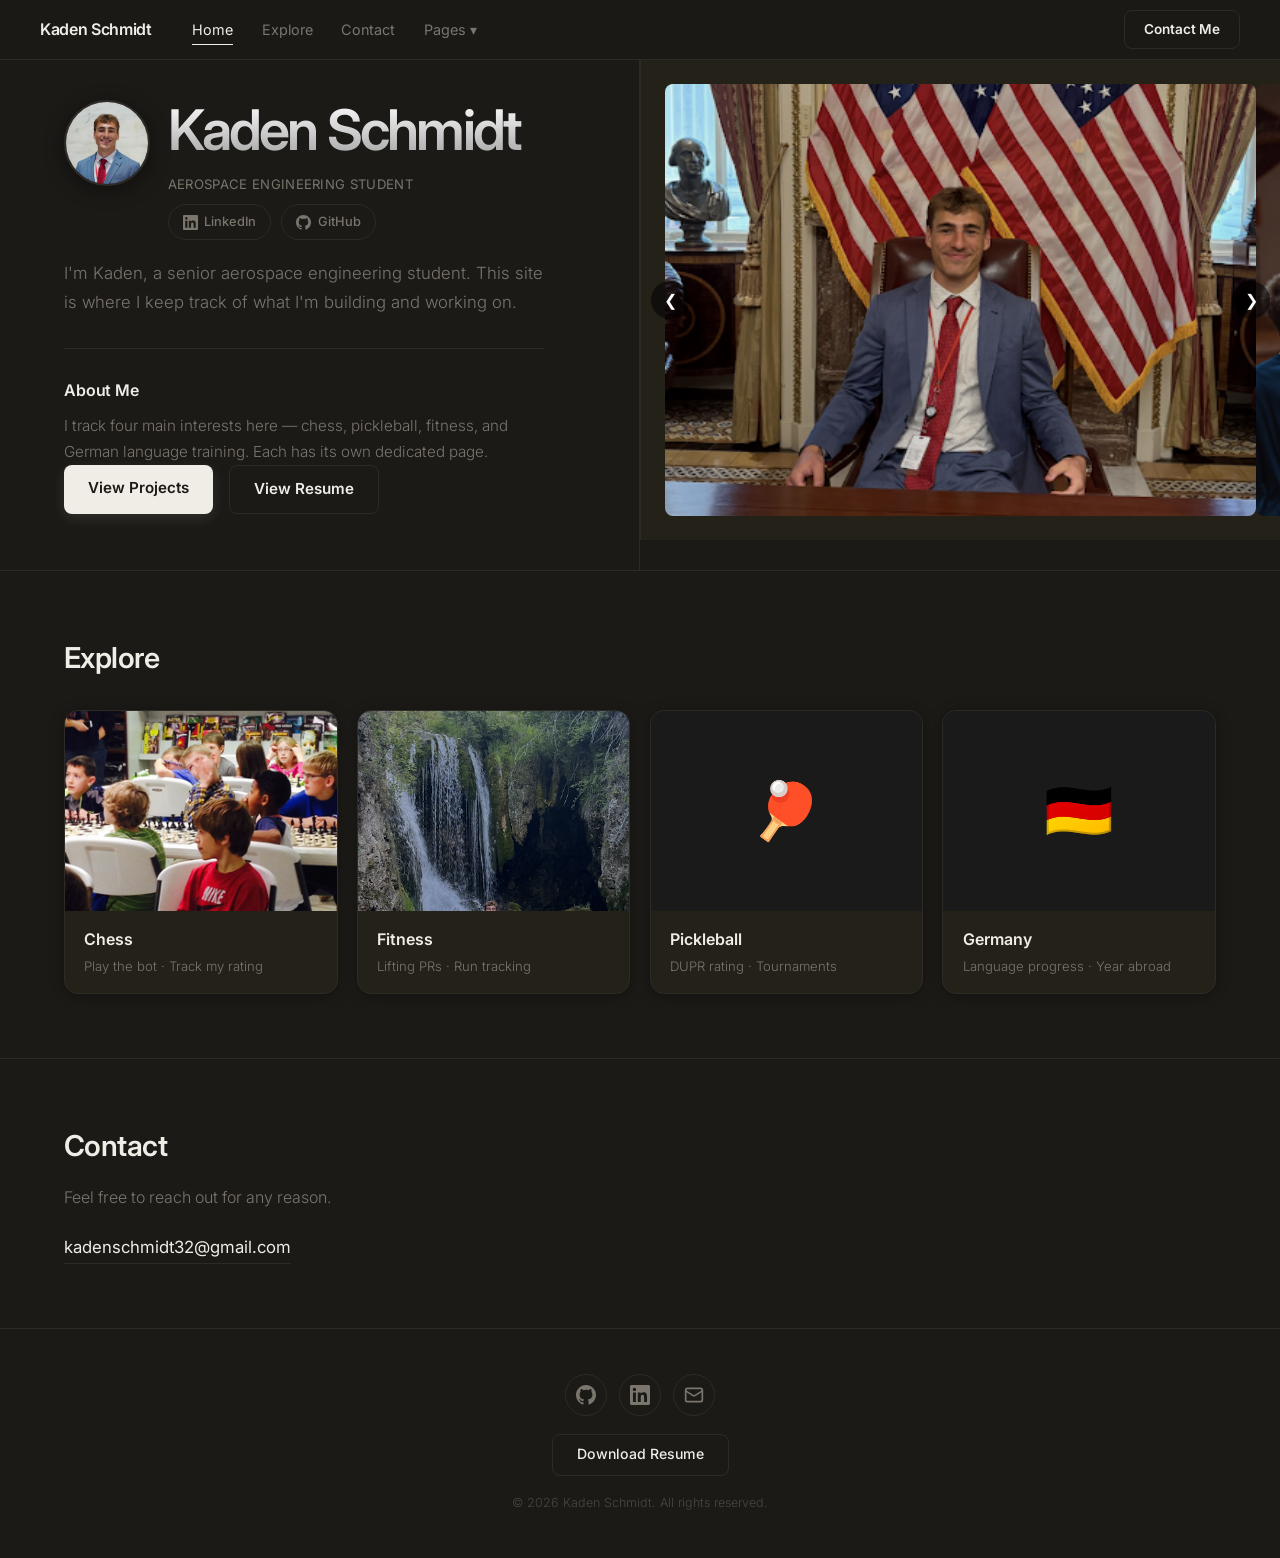
<file: index.html>
<!DOCTYPE html>
<html lang="en">
<head>
    <meta charset="UTF-8">
    <meta name="viewport" content="width=device-width, initial-scale=1.0">
    <title>Kaden Schmidt</title>
    <meta name="description" content="Personal website of Kaden Schmidt.">
    <link rel="stylesheet" href="style.css">
    <link rel="preconnect" href="https://fonts.googleapis.com">
    <link rel="preconnect" href="https://fonts.gstatic.com" crossorigin>
    <link href="https://fonts.googleapis.com/css2?family=Inter:wght@300;400;600&display=swap" rel="stylesheet">
</head>
<body>

    <nav class="navbar">
        <div class="nav-left">
            <a href="index.html" class="nav-brand">Kaden Schmidt</a>
            <div class="nav-links">
                <a href="#home"    class="nav-link active">Home</a>
                <a href="#explore" class="nav-link">Explore</a>
                <a href="#contact" class="nav-link">Contact</a>
                <div class="nav-dropdown">
                    <button class="nav-link dropdown-toggle">Pages &#9662;</button>
                    <div class="dropdown-menu">
                        <a href="pages/chess.html"      class="dropdown-item">♟ Chess</a>
                        <a href="pages/fitness.html"    class="dropdown-item">🏃 Fitness</a>
                        <a href="pages/pickleball.html" class="dropdown-item">🏓 Pickleball</a>
                        <a href="pages/germany.html"    class="dropdown-item">🇩🇪 Germany</a>
                    </div>
                </div>
            </div>
        </div>
        <a href="#contact" class="button contact-button">Contact Me</a>
    </nav>

    <!-- ── Hero ── -->
    <section id="home" class="hero">

        <!-- Left: name, intro, about — fills same height as photo -->
        <div class="hero-left fade-in">
            <div class="hero-left-inner">
                <div class="hero-name-row">
                    <img src="images/headshot.jpg" alt="Kaden Schmidt" class="hero-headshot" onerror="this.style.display='none'">
                    <div class="hero-name-block">
                        <h1 class="title">Kaden Schmidt</h1>
                        <p class="hero-tagline">Aerospace Engineering Student</p>
                        <div class="hero-social-row">
                            <a href="https://www.linkedin.com/in/kaden-schmidt-347771303/" target="_blank" rel="noopener" class="social-btn" aria-label="LinkedIn">
                                <svg width="15" height="15" viewBox="0 0 24 24" fill="currentColor" aria-hidden="true"><path d="M20.447 20.452h-3.554v-5.569c0-1.328-.027-3.037-1.852-3.037-1.853 0-2.136 1.445-2.136 2.939v5.667H9.351V9h3.414v1.561h.046c.477-.9 1.637-1.85 3.37-1.85 3.601 0 4.267 2.37 4.267 5.455v6.286zM5.337 7.433a2.062 2.062 0 0 1-2.063-2.065 2.064 2.064 0 1 1 2.063 2.065zm1.782 13.019H3.555V9h3.564v11.452zM22.225 0H1.771C.792 0 0 .774 0 1.729v20.542C0 23.227.792 24 1.771 24h20.451C23.2 24 24 23.227 24 22.271V1.729C24 .774 23.2 0 22.222 0h.003z"/></svg>
                                LinkedIn
                            </a>
                            <a href="https://github.com/kadenschmidt32" target="_blank" rel="noopener" class="social-btn" aria-label="GitHub">
                                <svg width="15" height="15" viewBox="0 0 24 24" fill="currentColor" aria-hidden="true"><path d="M12 0C5.374 0 0 5.373 0 12c0 5.302 3.438 9.8 8.207 11.387.599.111.793-.261.793-.577v-2.234c-3.338.726-4.033-1.416-4.033-1.416-.546-1.387-1.333-1.756-1.333-1.756-1.089-.745.083-.729.083-.729 1.205.084 1.839 1.237 1.839 1.237 1.07 1.834 2.807 1.304 3.492.997.107-.775.418-1.305.762-1.604-2.665-.305-5.467-1.334-5.467-5.931 0-1.311.469-2.381 1.236-3.221-.124-.303-.535-1.524.117-3.176 0 0 1.008-.322 3.301 1.23A11.509 11.509 0 0 1 12 5.803c1.02.005 2.047.138 3.006.404 2.291-1.552 3.297-1.23 3.297-1.23.653 1.653.242 2.874.118 3.176.77.84 1.235 1.911 1.235 3.221 0 4.609-2.807 5.624-5.479 5.921.43.372.823 1.102.823 2.222v3.293c0 .319.192.694.801.576C20.566 21.797 24 17.3 24 12c0-6.627-5.373-12-12-12z"/></svg>
                                GitHub
                            </a>
                        </div>
                    </div>
                </div>
                <p class="intro">I'm Kaden, a senior aerospace engineering student. This site is where I keep track of what I'm building and working on.</p>
                <div class="hero-divider"></div>
                <h3 class="about-heading">About Me</h3>
                <p class="about-text">I track four main interests here — chess, pickleball, fitness, and German language training. Each has its own dedicated page.</p>
                <div class="hero-buttons">
                    <a href="#explore" class="button cta-button">View Projects</a>
                    <a href="resume.pdf" target="_blank" class="button secondary-button">View Resume</a>
                </div>
            </div>
        </div>

        <!-- Right: carousel -->
        <div class="hero-right fade-in">
            <div class="carousel-container">
                <button class="carousel-btn prev-btn" aria-label="Previous">&#10094;</button>
                <div class="carousel-track">
                    <img src="images/IMG_5273.PNG" alt="Kaden" class="carousel-img" id="cimg-1">
                    <img src="images/IMG_5274.PNG" alt="Kaden" class="carousel-img" id="cimg-2">
                    <img src="images/IMG_5109.JPG" alt="Kaden" class="carousel-img" id="cimg-3">
                    <img src="images/IMG_5275.PNG" alt="Kaden" class="carousel-img" id="cimg-4">
                </div>
                <button class="carousel-btn next-btn" aria-label="Next">&#10095;</button>
            </div>
        </div>

    </section>

    <!-- ── Explore ── -->
    <div class="section-divider"></div>
    <section id="explore" class="content-section scroll-fade">
        <h2>Explore</h2>
        <div class="page-cards-grid">

            <a href="pages/chess.html" class="page-card scroll-fade" style="transition-delay:0.05s">
                <div class="page-card-img-wrap">
                    <img src="images/IMG_0338chess.PNG" alt="Chess">
                </div>
                <div class="page-card-body">
                    <h3>Chess</h3>
                    <p>Play the bot · Track my rating</p>
                </div>
            </a>

            <a href="pages/fitness.html" class="page-card scroll-fade" style="transition-delay:0.13s">
                <div class="page-card-img-wrap">
                    <img src="images/IMG_5275.PNG" alt="Fitness">
                </div>
                <div class="page-card-body">
                    <h3>Fitness</h3>
                    <p>Lifting PRs · Run tracking</p>
                </div>
            </a>

            <a href="pages/pickleball.html" class="page-card scroll-fade" style="transition-delay:0.21s">
                <div class="page-card-img-wrap page-card-placeholder">
                    <span>🏓</span>
                </div>
                <div class="page-card-body">
                    <h3>Pickleball</h3>
                    <p>DUPR rating · Tournaments</p>
                </div>
            </a>

            <a href="pages/germany.html" class="page-card scroll-fade" style="transition-delay:0.29s">
                <div class="page-card-img-wrap page-card-placeholder">
                    <span>🇩🇪</span>
                </div>
                <div class="page-card-body">
                    <h3>Germany</h3>
                    <p>Language progress · Year abroad</p>
                </div>
            </a>

        </div>
    </section>

    <!-- ── Contact ── -->
    <div class="section-divider"></div>
    <section id="contact" class="content-section scroll-fade">
        <h2>Contact</h2>
        <p>Feel free to reach out for any reason.</p>
        <a href="mailto:kadenschmidt32@gmail.com" class="contact-email-link">kadenschmidt32@gmail.com</a>
    </section>

    <!-- ── Footer ── -->
    <footer class="site-footer">
        <div class="footer-inner">
            <div class="footer-social">
                <a href="https://github.com/kadenschmidt32" target="_blank" rel="noopener" class="footer-icon-btn" aria-label="GitHub">
                    <svg width="20" height="20" viewBox="0 0 24 24" fill="currentColor" aria-hidden="true"><path d="M12 0C5.374 0 0 5.373 0 12c0 5.302 3.438 9.8 8.207 11.387.599.111.793-.261.793-.577v-2.234c-3.338.726-4.033-1.416-4.033-1.416-.546-1.387-1.333-1.756-1.333-1.756-1.089-.745.083-.729.083-.729 1.205.084 1.839 1.237 1.839 1.237 1.07 1.834 2.807 1.304 3.492.997.107-.775.418-1.305.762-1.604-2.665-.305-5.467-1.334-5.467-5.931 0-1.311.469-2.381 1.236-3.221-.124-.303-.535-1.524.117-3.176 0 0 1.008-.322 3.301 1.23A11.509 11.509 0 0 1 12 5.803c1.02.005 2.047.138 3.006.404 2.291-1.552 3.297-1.23 3.297-1.23.653 1.653.242 2.874.118 3.176.77.84 1.235 1.911 1.235 3.221 0 4.609-2.807 5.624-5.479 5.921.43.372.823 1.102.823 2.222v3.293c0 .319.192.694.801.576C20.566 21.797 24 17.3 24 12c0-6.627-5.373-12-12-12z"/></svg>
                </a>
                <a href="https://www.linkedin.com/in/kaden-schmidt-347771303/" target="_blank" rel="noopener" class="footer-icon-btn" aria-label="LinkedIn">
                    <svg width="20" height="20" viewBox="0 0 24 24" fill="currentColor" aria-hidden="true"><path d="M20.447 20.452h-3.554v-5.569c0-1.328-.027-3.037-1.852-3.037-1.853 0-2.136 1.445-2.136 2.939v5.667H9.351V9h3.414v1.561h.046c.477-.9 1.637-1.85 3.37-1.85 3.601 0 4.267 2.37 4.267 5.455v6.286zM5.337 7.433a2.062 2.062 0 0 1-2.063-2.065 2.064 2.064 0 1 1 2.063 2.065zm1.782 13.019H3.555V9h3.564v11.452zM22.225 0H1.771C.792 0 0 .774 0 1.729v20.542C0 23.227.792 24 1.771 24h20.451C23.2 24 24 23.227 24 22.271V1.729C24 .774 23.2 0 22.222 0h.003z"/></svg>
                </a>
                <a href="mailto:kadenschmidt32@gmail.com" class="footer-icon-btn" aria-label="Email">
                    <svg width="20" height="20" viewBox="0 0 24 24" fill="none" stroke="currentColor" stroke-width="2" stroke-linecap="round" stroke-linejoin="round" aria-hidden="true"><rect x="2" y="4" width="20" height="16" rx="2"/><path d="m22 7-8.97 5.7a1.94 1.94 0 0 1-2.06 0L2 7"/></svg>
                </a>
            </div>
            <a href="resume.pdf" download="Kaden_Schmidt_Resume.pdf" class="footer-resume-btn">Download Resume</a>
            <p class="footer-copy">&copy; 2026 Kaden Schmidt. All rights reserved.</p>
        </div>
    </footer>

    <script src="script.js"></script>
</body>
</html>
</file>
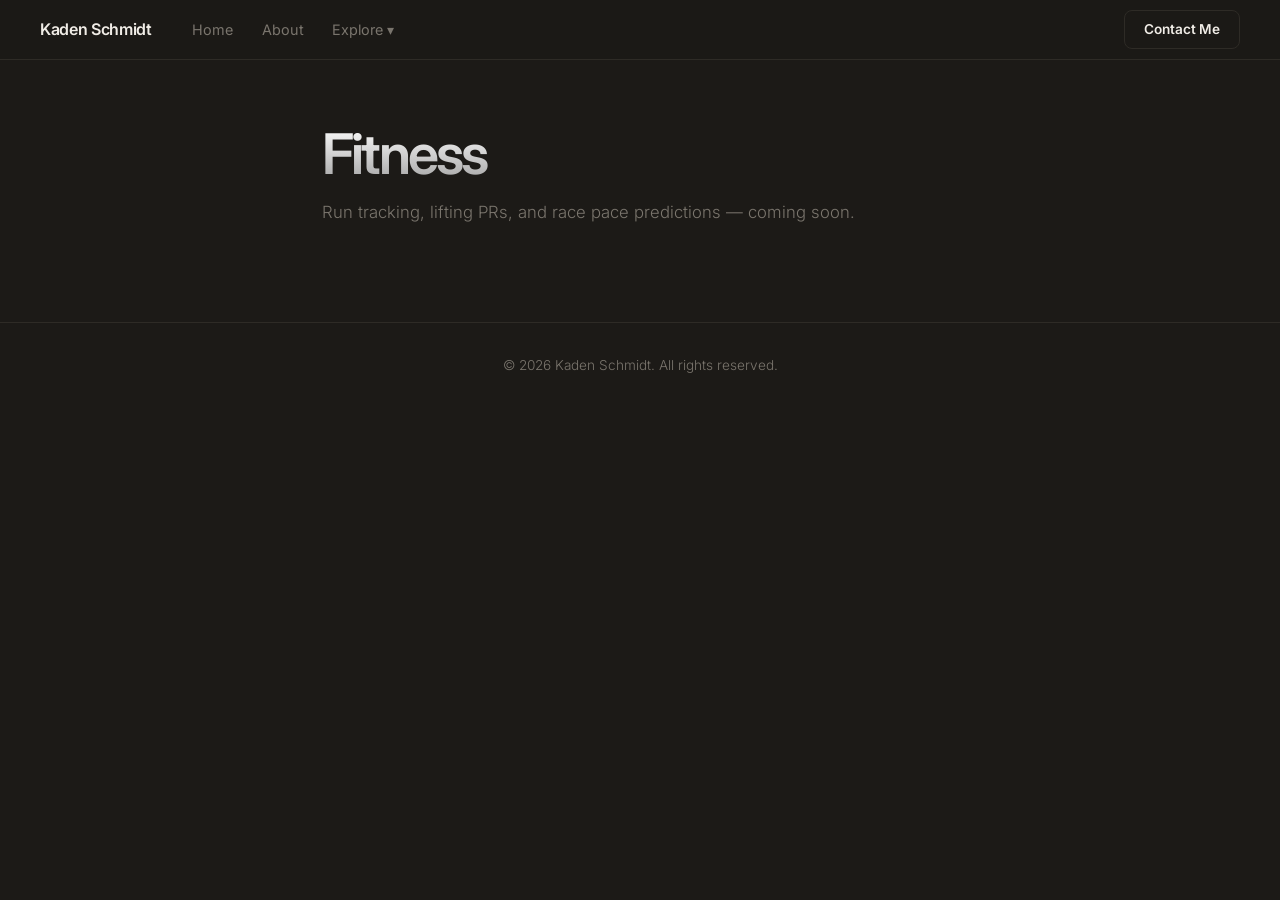
<file: fitness.html>
<!DOCTYPE html>
<html lang="en">
<head>
    <meta charset="UTF-8">
    <meta name="viewport" content="width=device-width, initial-scale=1.0">
    <title>Fitness — Kaden Schmidt</title>
    <link rel="stylesheet" href="../style.css">
    <link rel="preconnect" href="https://fonts.googleapis.com">
    <link rel="preconnect" href="https://fonts.gstatic.com" crossorigin>
    <link href="https://fonts.googleapis.com/css2?family=Inter:wght@300;400;600&display=swap" rel="stylesheet">
</head>
<body>

    <nav class="navbar">
        <div class="nav-left">
            <a href="../index.html" class="nav-brand">Kaden Schmidt</a>
            <div class="nav-links">
                <a href="../index.html#home"  class="nav-link">Home</a>
                <a href="../index.html#about" class="nav-link">About</a>
                <div class="nav-dropdown">
                    <button class="nav-link dropdown-toggle">Explore &#9662;</button>
                    <div class="dropdown-menu">
                        <a href="chess.html"      class="dropdown-item">♟ Chess</a>
                        <a href="fitness.html"    class="dropdown-item active">🏃 Fitness</a>
                        <a href="pickleball.html" class="dropdown-item">🏓 Pickleball</a>
                        <a href="germany.html"    class="dropdown-item">🇩🇪 Germany</a>
                    </div>
                </div>
            </div>
        </div>
        <a href="mailto:your@email.com" class="button contact-button">Contact Me</a>
    </nav>

    <div class="page-content fade-in">
        <h1 class="title">Fitness</h1>
        <p class="intro">Run tracking, lifting PRs, and race pace predictions — coming soon.</p>
    </div>

    <footer>
        <p>&copy; 2026 Kaden Schmidt. All rights reserved.</p>
    </footer>

    <script src="../script.js"></script>
</body>
</html>
</file>
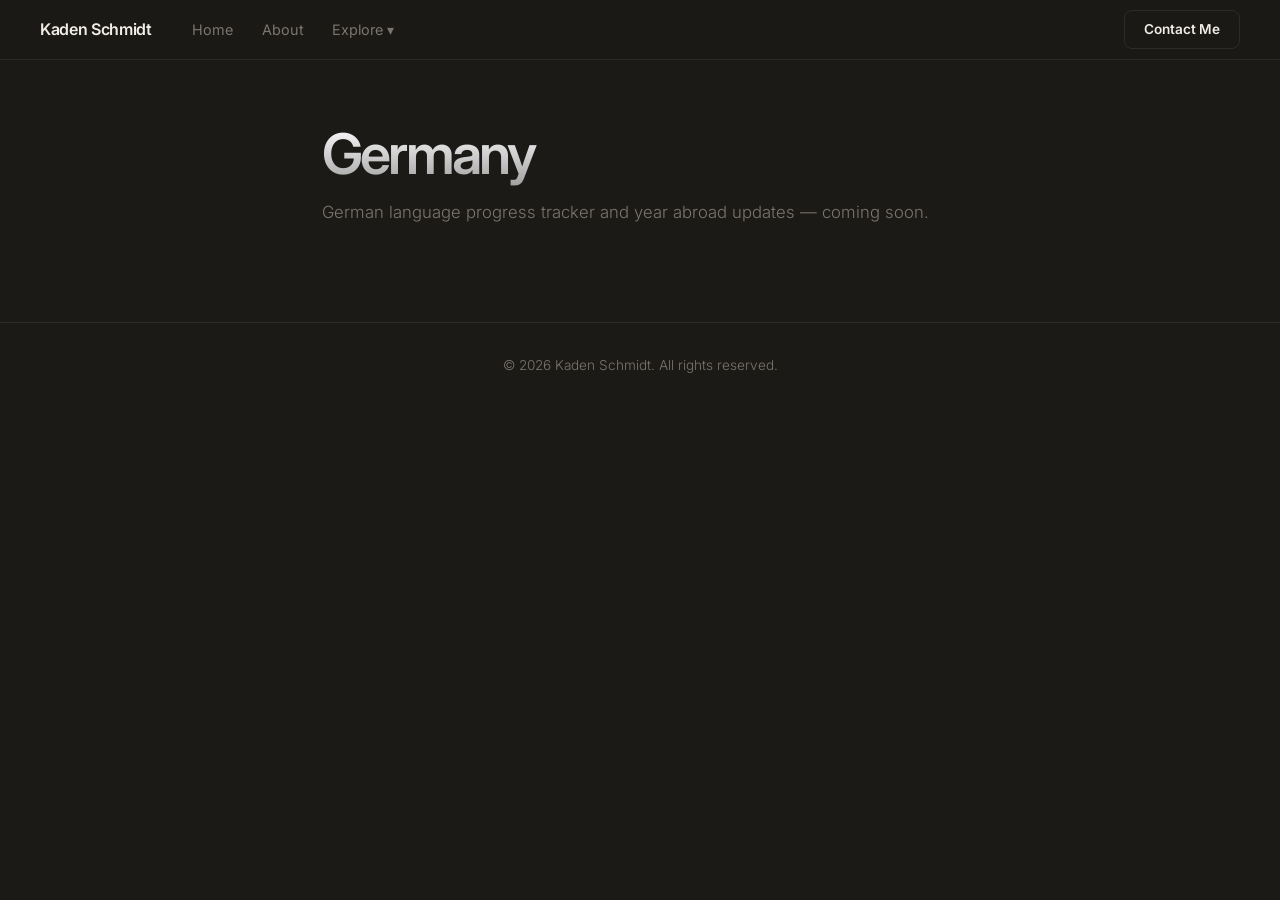
<file: germany.html>
<!DOCTYPE html>
<html lang="en">
<head>
    <meta charset="UTF-8">
    <meta name="viewport" content="width=device-width, initial-scale=1.0">
    <title>Germany — Kaden Schmidt</title>
    <link rel="stylesheet" href="../style.css">
    <link rel="preconnect" href="https://fonts.googleapis.com">
    <link rel="preconnect" href="https://fonts.gstatic.com" crossorigin>
    <link href="https://fonts.googleapis.com/css2?family=Inter:wght@300;400;600&display=swap" rel="stylesheet">
</head>
<body>

    <nav class="navbar">
        <div class="nav-left">
            <a href="../index.html" class="nav-brand">Kaden Schmidt</a>
            <div class="nav-links">
                <a href="../index.html#home"  class="nav-link">Home</a>
                <a href="../index.html#about" class="nav-link">About</a>
                <div class="nav-dropdown">
                    <button class="nav-link dropdown-toggle">Explore &#9662;</button>
                    <div class="dropdown-menu">
                        <a href="chess.html"      class="dropdown-item">♟ Chess</a>
                        <a href="fitness.html"    class="dropdown-item">🏃 Fitness</a>
                        <a href="pickleball.html" class="dropdown-item">🏓 Pickleball</a>
                        <a href="germany.html"    class="dropdown-item active">🇩🇪 Germany</a>
                    </div>
                </div>
            </div>
        </div>
        <a href="mailto:your@email.com" class="button contact-button">Contact Me</a>
    </nav>

    <div class="page-content fade-in">
        <h1 class="title">Germany</h1>
        <p class="intro">German language progress tracker and year abroad updates — coming soon.</p>
    </div>

    <footer>
        <p>&copy; 2026 Kaden Schmidt. All rights reserved.</p>
    </footer>

    <script src="../script.js"></script>
</body>
</html>
</file>
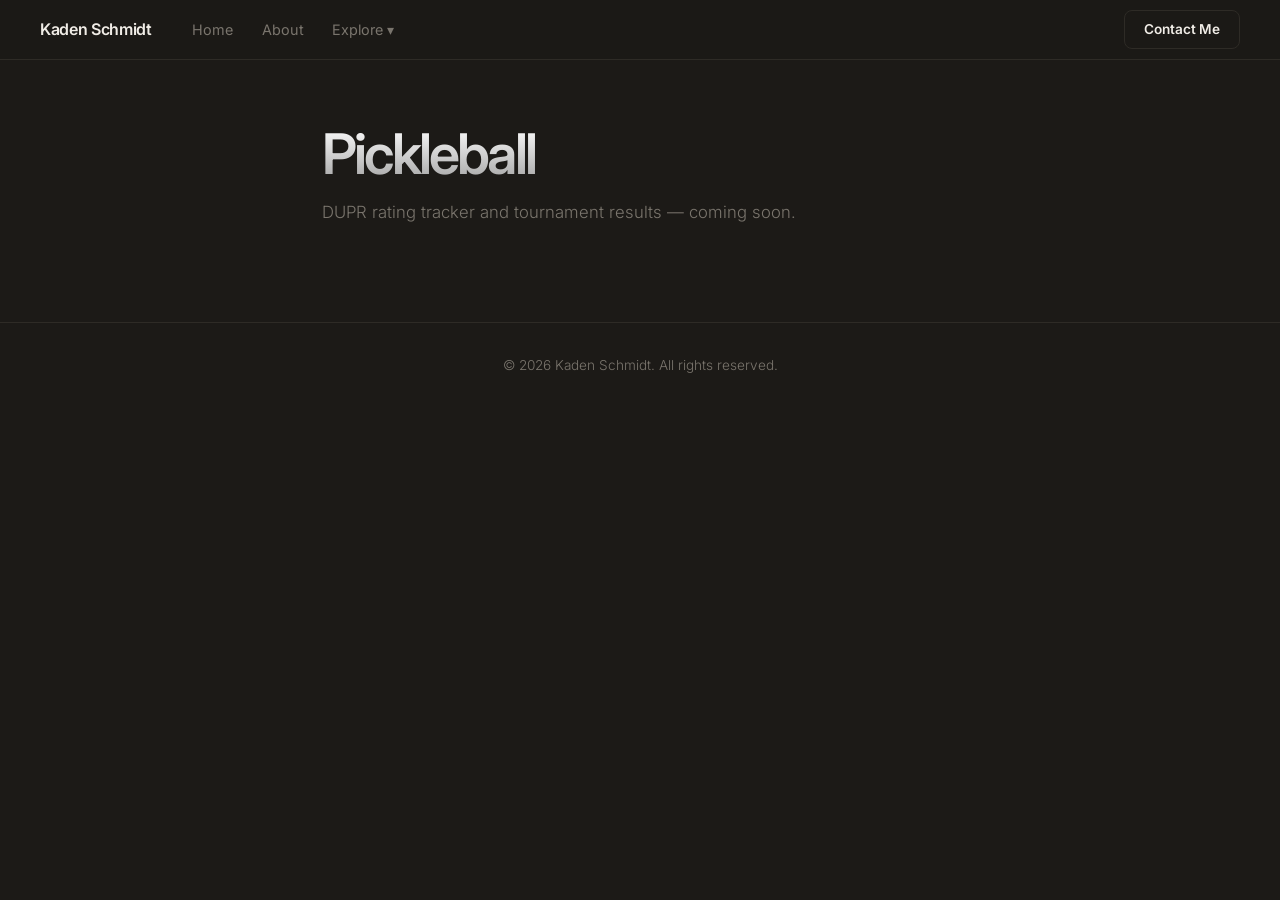
<file: pickleball.html>
<!DOCTYPE html>
<html lang="en">
<head>
    <meta charset="UTF-8">
    <meta name="viewport" content="width=device-width, initial-scale=1.0">
    <title>Pickleball — Kaden Schmidt</title>
    <link rel="stylesheet" href="../style.css">
    <link rel="preconnect" href="https://fonts.googleapis.com">
    <link rel="preconnect" href="https://fonts.gstatic.com" crossorigin>
    <link href="https://fonts.googleapis.com/css2?family=Inter:wght@300;400;600&display=swap" rel="stylesheet">
</head>
<body>

    <nav class="navbar">
        <div class="nav-left">
            <a href="../index.html" class="nav-brand">Kaden Schmidt</a>
            <div class="nav-links">
                <a href="../index.html#home"  class="nav-link">Home</a>
                <a href="../index.html#about" class="nav-link">About</a>
                <div class="nav-dropdown">
                    <button class="nav-link dropdown-toggle">Explore &#9662;</button>
                    <div class="dropdown-menu">
                        <a href="chess.html"      class="dropdown-item">♟ Chess</a>
                        <a href="fitness.html"    class="dropdown-item">🏃 Fitness</a>
                        <a href="pickleball.html" class="dropdown-item active">🏓 Pickleball</a>
                        <a href="germany.html"    class="dropdown-item">🇩🇪 Germany</a>
                    </div>
                </div>
            </div>
        </div>
        <a href="mailto:your@email.com" class="button contact-button">Contact Me</a>
    </nav>

    <div class="page-content fade-in">
        <h1 class="title">Pickleball</h1>
        <p class="intro">DUPR rating tracker and tournament results — coming soon.</p>
    </div>

    <footer>
        <p>&copy; 2026 Kaden Schmidt. All rights reserved.</p>
    </footer>

    <script src="../script.js"></script>
</body>
</html>
</file>
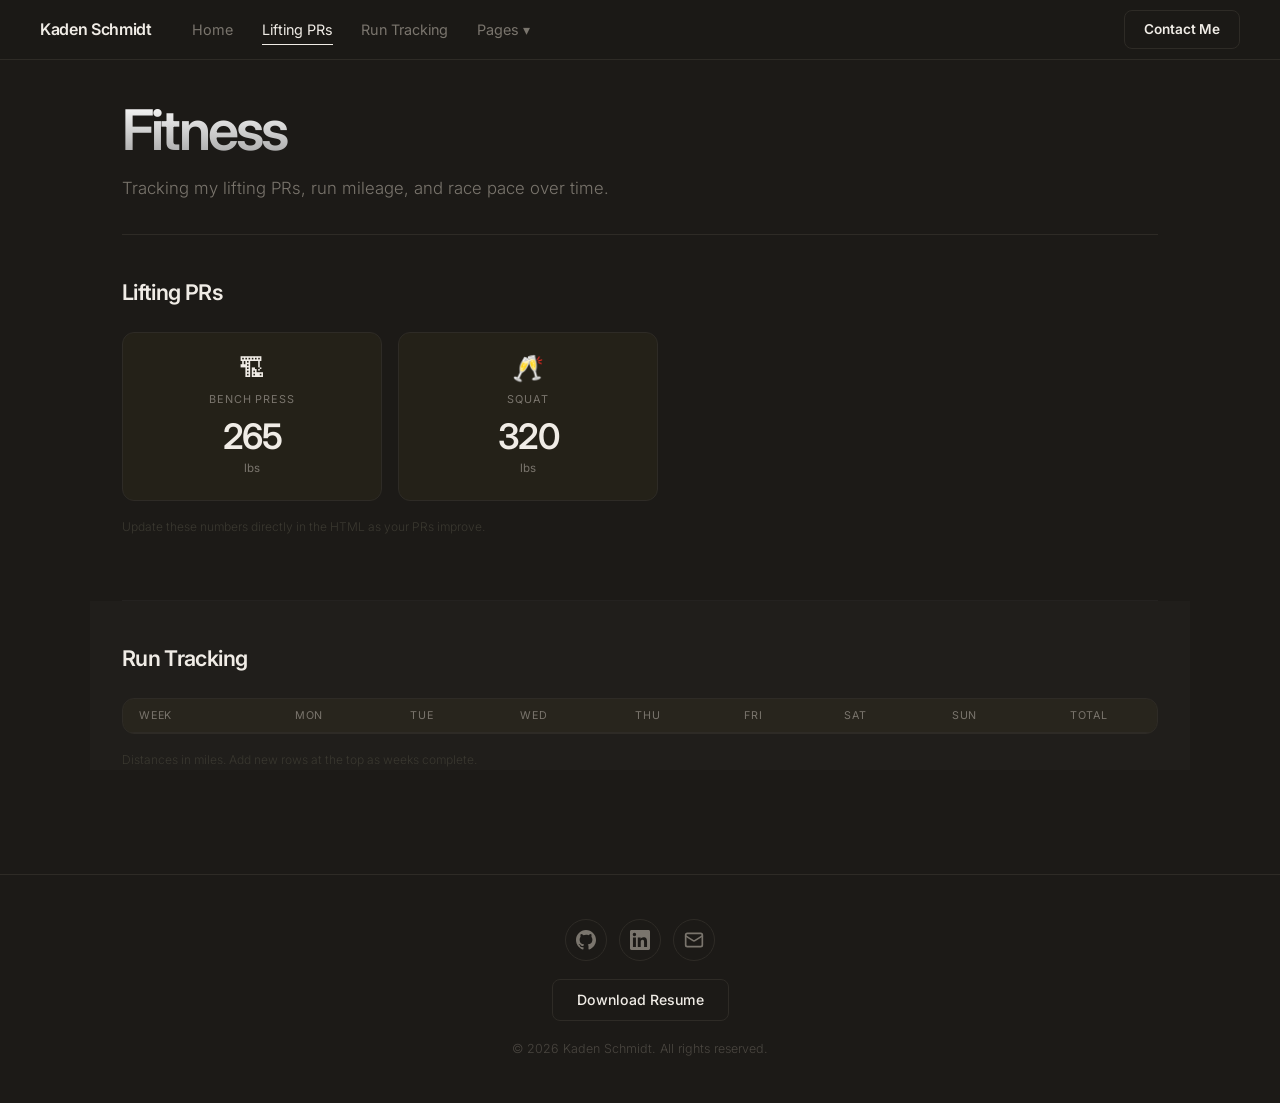
<file: pages/fitness.html>
<!DOCTYPE html>
<html lang="en">
<head>
    <meta charset="UTF-8">
    <meta name="viewport" content="width=device-width, initial-scale=1.0">
    <title>Fitness — Kaden Schmidt</title>
    <link rel="stylesheet" href="../style.css">
    <link rel="preconnect" href="https://fonts.googleapis.com">
    <link rel="preconnect" href="https://fonts.gstatic.com" crossorigin>
    <link href="https://fonts.googleapis.com/css2?family=Inter:wght@300;400;600&display=swap" rel="stylesheet">
    <style>
        /* ── Lifting PR cards ── */
        .lift-grid {
            display: grid;
            grid-template-columns: repeat(2, minmax(0, 260px));
            gap: 1rem;
            margin-bottom: 1rem;
        }
        .lift-card {
            background: var(--card-bg);
            border: 1px solid var(--card-border);
            border-radius: 12px;
            padding: 1.4rem 1.2rem;
            text-align: center;
            transition: border-color .2s, transform .2s;
        }
        .lift-card:hover {
            border-color: #3a3830;
            transform: translateY(-2px);
        }
        .lift-icon {
            font-size: 1.6rem;
            margin-bottom: .6rem;
            line-height: 1;
        }
        .lift-name {
            font-size: .68rem;
            text-transform: uppercase;
            letter-spacing: .08em;
            color: var(--text-secondary);
            margin-bottom: .7rem;
        }
        .lift-pr {
            font-size: 2.2rem;
            font-weight: 600;
            color: var(--text-primary);
            letter-spacing: -.04em;
            line-height: 1;
        }
        .lift-unit {
            font-size: .72rem;
            color: var(--text-secondary);
            margin-top: .3rem;
        }
        .lift-note {
            font-size: .75rem;
            color: #3a3830;
            margin-top: 1rem;
        }

        /* ── Run tracking table ── */
        .run-table {
            width: 100%;
            border-collapse: collapse;
            font-size: .84rem;
        }
        .run-table th {
            padding: .5rem .55rem;
            font-size: .67rem;
            text-transform: uppercase;
            letter-spacing: .07em;
            color: var(--text-secondary);
            border-bottom: 1px solid var(--card-border);
            font-weight: 400;
            text-align: center;
        }
        .run-table th:first-child { text-align: left; }
        .run-table td {
            padding: .7rem .55rem;
            border-bottom: 1px solid rgba(255,255,255,.04);
            color: var(--text-secondary);
            text-align: center;
            vertical-align: middle;
        }
        .run-table td:first-child {
            color: var(--text-primary);
            text-align: left;
            white-space: nowrap;
        }
        .run-table td.total-miles {
            color: var(--text-primary);
            font-weight: 600;
        }
        .run-table tr:last-child td { border-bottom: none; }
        .run-table-wrap {
            background: var(--card-bg);
            border: 1px solid var(--card-border);
            border-radius: 12px;
            overflow: hidden;
            margin-bottom: 1rem;
        }
        .run-table-wrap table {
            margin: 0;
        }
        .run-table-wrap thead tr {
            background: rgba(255,255,255,.02);
        }
        .run-table th, .run-table td {
            padding-left: 1rem;
            padding-right: 1rem;
        }
        .run-note {
            font-size: .75rem;
            color: #3a3830;
        }

        @media (max-width: 640px) {
            .lift-grid { grid-template-columns: repeat(2, 1fr); }
            .run-table { font-size: .76rem; }
            .run-table th, .run-table td { padding-left: .5rem; padding-right: .5rem; }
        }
    </style>
</head>
<body>

<nav class="navbar">
    <div class="nav-left">
        <a href="../index.html" class="nav-brand">Kaden Schmidt</a>
        <div class="nav-links">
            <a href="../index.html" class="nav-link">Home</a>
            <a href="#lifting" class="nav-link">Lifting PRs</a>
            <a href="#run-tracking" class="nav-link">Run Tracking</a>
            <div class="nav-dropdown">
                <button class="nav-link dropdown-toggle">Pages &#9662;</button>
                <div class="dropdown-menu">
                    <a href="chess.html"      class="dropdown-item">&#9820; Chess</a>
                    <a href="fitness.html"    class="dropdown-item">&#127939; Fitness</a>
                    <a href="pickleball.html" class="dropdown-item">&#127955; Pickleball</a>
                    <a href="germany.html"    class="dropdown-item">&#127465;&#127466; Germany</a>
                </div>
            </div>
        </div>
    </div>
    <a href="mailto:kadenschmidt32@gmail.com" class="button contact-button">Contact Me</a>
</nav>

<div class="page-wrapper fade-in">

    <h1 class="title">Fitness</h1>
    <p class="intro">Tracking my lifting PRs, run mileage, and race pace over time.</p>
    <div class="page-header-divider"></div>

    <!-- ── Section 1: Lifting PRs ── -->
    <section id="lifting" class="subpage-section scroll-fade">
        <h2 class="section-heading">Lifting PRs</h2>

        <div class="lift-grid">
            <div class="lift-card">
                <div class="lift-icon">&#127959;</div>
                <div class="lift-name">Bench Press</div>
                <div class="lift-pr">265</div>
                <div class="lift-unit">lbs</div>
            </div>
            <div class="lift-card">
                <div class="lift-icon">&#129346;</div>
                <div class="lift-name">Squat</div>
                <div class="lift-pr">320</div>
                <div class="lift-unit">lbs</div>
            </div>
        </div>
        <p class="lift-note">Update these numbers directly in the HTML as your PRs improve.</p>
    </section>

    <!-- ── Section 2: Run Tracking ── -->
    <section id="run-tracking" class="subpage-section subpage-section--alt scroll-fade">
        <h2 class="section-heading">Run Tracking</h2>

        <div class="run-table-wrap">
            <table class="run-table">
                <thead>
                    <tr>
                        <th>Week</th>
                        <th>Mon</th>
                        <th>Tue</th>
                        <th>Wed</th>
                        <th>Thu</th>
                        <th>Fri</th>
                        <th>Sat</th>
                        <th>Sun</th>
                        <th>Total</th>
                    </tr>
                </thead>
                <tbody>
                </tbody>
            </table>
        </div>
        <p class="run-note">Distances in miles. Add new rows at the top as weeks complete.</p>
    </section>

</div>

<footer class="site-footer">
    <div class="footer-inner">
        <div class="footer-social">
            <a href="https://github.com/kadenschmidt32" target="_blank" rel="noopener" class="footer-icon-btn" aria-label="GitHub">
                <svg width="20" height="20" viewBox="0 0 24 24" fill="currentColor" aria-hidden="true"><path d="M12 0C5.374 0 0 5.373 0 12c0 5.302 3.438 9.8 8.207 11.387.599.111.793-.261.793-.577v-2.234c-3.338.726-4.033-1.416-4.033-1.416-.546-1.387-1.333-1.756-1.333-1.756-1.089-.745.083-.729.083-.729 1.205.084 1.839 1.237 1.839 1.237 1.07 1.834 2.807 1.304 3.492.997.107-.775.418-1.305.762-1.604-2.665-.305-5.467-1.334-5.467-5.931 0-1.311.469-2.381 1.236-3.221-.124-.303-.535-1.524.117-3.176 0 0 1.008-.322 3.301 1.23A11.509 11.509 0 0 1 12 5.803c1.02.005 2.047.138 3.006.404 2.291-1.552 3.297-1.23 3.297-1.23.653 1.653.242 2.874.118 3.176.77.84 1.235 1.911 1.235 3.221 0 4.609-2.807 5.624-5.479 5.921.43.372.823 1.102.823 2.222v3.293c0 .319.192.694.801.576C20.566 21.797 24 17.3 24 12c0-6.627-5.373-12-12-12z"/></svg>
            </a>
            <a href="https://www.linkedin.com/in/kaden-schmidt-347771303/" target="_blank" rel="noopener" class="footer-icon-btn" aria-label="LinkedIn">
                <svg width="20" height="20" viewBox="0 0 24 24" fill="currentColor" aria-hidden="true"><path d="M20.447 20.452h-3.554v-5.569c0-1.328-.027-3.037-1.852-3.037-1.853 0-2.136 1.445-2.136 2.939v5.667H9.351V9h3.414v1.561h.046c.477-.9 1.637-1.85 3.37-1.85 3.601 0 4.267 2.37 4.267 5.455v6.286zM5.337 7.433a2.062 2.062 0 0 1-2.063-2.065 2.064 2.064 0 1 1 2.063 2.065zm1.782 13.019H3.555V9h3.564v11.452zM22.225 0H1.771C.792 0 0 .774 0 1.729v20.542C0 23.227.792 24 1.771 24h20.451C23.2 24 24 23.227 24 22.271V1.729C24 .774 23.2 0 22.222 0h.003z"/></svg>
            </a>
            <a href="mailto:kadenschmidt32@gmail.com" class="footer-icon-btn" aria-label="Email">
                <svg width="20" height="20" viewBox="0 0 24 24" fill="none" stroke="currentColor" stroke-width="2" stroke-linecap="round" stroke-linejoin="round" aria-hidden="true"><rect x="2" y="4" width="20" height="16" rx="2"/><path d="m22 7-8.97 5.7a1.94 1.94 0 0 1-2.06 0L2 7"/></svg>
            </a>
        </div>
        <a href="../resume.pdf" download="Kaden_Schmidt_Resume.pdf" class="footer-resume-btn">Download Resume</a>
        <p class="footer-copy">&copy; 2026 Kaden Schmidt. All rights reserved.</p>
    </div>
</footer>

<script src="../script.js"></script>
</body>
</html>
</file>
<file: style.css>
:root {
    --bg-color: #1c1a17;
    --text-primary: #f0ece6;
    --text-secondary: #7a756d;
    --card-bg: #242118;
    --card-border: #2e2b26;
    --nav-height: 60px;
    --font-family: 'Inter', -apple-system, BlinkMacSystemFont, "Segoe UI", Roboto, Helvetica, Arial, sans-serif;
}

* {
    margin: 0;
    padding: 0;
    box-sizing: border-box;
}

html {
    scroll-behavior: smooth;
    scroll-padding-top: calc(var(--nav-height) + 20px);
}

body {
    background-color: var(--bg-color);
    color: var(--text-primary);
    font-family: var(--font-family);
    line-height: 1.6;
    -webkit-font-smoothing: antialiased;
    overflow-x: hidden;
}

img {
    max-width: 100%;
}

/* ── Navbar ── */
.navbar {
    position: fixed;
    top: 0;
    left: 0;
    right: 0;
    height: var(--nav-height);
    background-color: rgba(28, 26, 23, 0.88);
    backdrop-filter: blur(12px);
    -webkit-backdrop-filter: blur(12px);
    border-bottom: 1px solid var(--card-border);
    display: flex;
    align-items: center;
    justify-content: space-between;
    padding: 0 2.5rem;
    z-index: 1000;
}

.nav-left {
    display: flex;
    align-items: center;
    gap: 2.5rem;
}

.nav-brand {
    font-size: 1rem;
    font-weight: 600;
    color: var(--text-primary);
    text-decoration: none;
    letter-spacing: -0.02em;
    white-space: nowrap;
}

.nav-links {
    display: flex;
    gap: 1.8rem;
    align-items: center;
}

.nav-link {
    font-size: 0.9rem;
    font-weight: 400;
    color: var(--text-secondary);
    text-decoration: none;
    transition: color 0.2s ease;
    position: relative;
    white-space: nowrap;
}

.nav-link::after {
    content: '';
    position: absolute;
    bottom: -4px;
    left: 0;
    width: 0;
    height: 1px;
    background-color: var(--text-primary);
    transition: width 0.2s ease;
}

.nav-link:hover,
.nav-link.active {
    color: var(--text-primary);
}

.nav-link:hover::after,
.nav-link.active::after {
    width: 100%;
}

/* ── Nav Dropdown ── */
.nav-dropdown {
    position: relative;
}

.dropdown-toggle {
    background: none;
    border: none;
    cursor: pointer;
    font-family: var(--font-family);
    padding: 0;
    font-size: 0.9rem;
    font-weight: 400;
    color: var(--text-secondary);
    transition: color 0.2s ease;
}

.dropdown-toggle:hover { color: var(--text-primary); }

.dropdown-menu {
    display: none;
    position: absolute;
    top: calc(100% + 6px);
    left: 0;
    background: #111111;
    border: 1px solid var(--card-border);
    border-radius: 10px;
    padding: 0.4rem;
    min-width: 160px;
    z-index: 9999;
    box-shadow: 0 8px 24px rgba(0,0,0,0.5);
}

/* invisible bridge between toggle and menu so cursor doesn't "fall off" */
.dropdown-menu::before {
    content: '';
    position: absolute;
    top: -10px;
    left: 0;
    right: 0;
    height: 10px;
}

.nav-dropdown:hover .dropdown-menu,
.dropdown-menu.open {
    display: block;
}

.dropdown-item {
    display: block;
    padding: 0.55rem 0.85rem;
    font-size: 0.88rem;
    color: var(--text-secondary);
    text-decoration: none;
    border-radius: 7px;
    transition: all 0.15s ease;
    white-space: nowrap;
}

.dropdown-item:hover {
    background: rgba(255,255,255,0.07);
    color: var(--text-primary);
}

/* ── Buttons ── */
.button {
    display: inline-block;
    padding: 0.7rem 1.5rem;
    border-radius: 8px;
    text-decoration: none;
    font-weight: 600;
    font-size: 0.95rem;
    transition: all 0.2s ease;
    cursor: pointer;
    border: none;
}

.contact-button {
    background-color: transparent;
    color: var(--text-primary);
    border: 1px solid var(--card-border);
    font-size: 0.85rem;
    padding: 0.5rem 1.2rem;
}

.contact-button:hover {
    background-color: var(--card-bg);
    border-color: #404040;
}

.cta-button {
    background-color: var(--text-primary);
    color: var(--bg-color);
    box-shadow: 0 4px 14px rgba(255, 255, 255, 0.1);
}

.cta-button:hover {
    background-color: #d0d0d0;
    transform: translateY(-2px);
    box-shadow: 0 6px 20px rgba(255, 255, 255, 0.15);
}

.secondary-button {
    background-color: transparent;
    color: var(--text-primary);
    border: 1px solid var(--card-border);
}

.secondary-button:hover {
    background-color: var(--card-bg);
    border-color: #404040;
}

/* ── Hero Split Layout ── */
.hero {
    display: grid;
    grid-template-columns: 1fr 1fr;
    margin-top: var(--nav-height);
}

.hero-left {
    display: flex;
    align-items: flex-start;
    padding: 2.5rem 3rem 3.5rem 4rem;
    border-right: 1px solid var(--card-border);
}

.hero-left-inner {
    width: 100%;
    max-width: 480px;
}

.hero-right {
    display: flex;
    align-items: stretch;
}

/* thin divider between title/intro and about */
.hero-divider {
    width: 100%;
    height: 1px;
    background: var(--card-border);
    margin: 1.8rem 0;
}

.about-heading {
    font-size: 1rem;
    font-weight: 600;
    color: var(--text-primary);
    margin-bottom: 0.6rem;
    letter-spacing: -0.01em;
}

.about-text {
    font-size: 0.95rem;
    color: var(--text-secondary);
    line-height: 1.7;
    font-weight: 300;
    margin: 0;
}


/* ── Typography ── */
.title {
    font-size: 3.5rem;
    font-weight: 600;
    letter-spacing: -0.05em;
    margin-bottom: 0.75rem;
    background: linear-gradient(180deg, #ffffff 0%, #a0a0a0 100%);
    -webkit-background-clip: text;
    -webkit-text-fill-color: transparent;
    line-height: 1.1;
}

.subtitle {
    font-size: 1rem;
    font-weight: 300;
    color: var(--text-secondary);
    margin-bottom: 1.5rem;
}

.intro {
    font-size: 1.05rem;
    color: var(--text-secondary);
    margin-bottom: 2rem;
    line-height: 1.7;
}

.hero-buttons {
    display: flex;
    gap: 1rem;
    flex-wrap: wrap;
}

/* ── Section divider ── */
.section-divider {
    width: 100%;
    height: 1px;
    background: var(--card-border);
}

/* ── Content sections ── */
.content-section {
    max-width: 1300px;
    margin: 0 auto;
    padding: 4rem;
}

h2 {
    font-size: 1.8rem;
    font-weight: 600;
    margin-bottom: 1rem;
    letter-spacing: -0.02em;
}

p {
    color: var(--text-secondary);
    margin-bottom: 1.5rem;
    font-weight: 300;
}

/* ── Explore tiles (icon only - kept for other uses) ── */
.explore-grid {
    display: grid;
    grid-template-columns: repeat(4, 1fr);
    gap: 1.2rem;
    margin-top: 1.8rem;
}

.explore-tile {
    background: var(--card-bg);
    border: 1px solid var(--card-border);
    border-radius: 14px;
    padding: 2rem 1rem;
    text-decoration: none;
    color: inherit;
    display: flex;
    flex-direction: column;
    align-items: center;
    gap: 0.7rem;
    transition: transform 0.2s ease, border-color 0.2s ease, box-shadow 0.2s ease;
    text-align: center;
}

.explore-tile:hover {
    transform: translateY(-4px);
    border-color: #444;
    box-shadow: 0 10px 30px rgba(0,0,0,0.4);
}

.explore-icon  { font-size: 2.8rem; line-height: 1; }
.explore-title { font-size: 1rem; font-weight: 600; color: var(--text-primary); }
.explore-desc  { font-size: 0.8rem; color: var(--text-secondary); line-height: 1.5; }

/* ── Photo cards (explore section) ── */
.page-cards-grid {
    display: grid;
    grid-template-columns: repeat(4, 1fr);
    gap: 1.2rem;
    margin-top: 1.8rem;
}

.page-card {
    background: var(--card-bg);
    border: 1px solid var(--card-border);
    border-radius: 14px;
    overflow: hidden;
    text-decoration: none;
    color: inherit;
    display: flex;
    flex-direction: column;
    transition: transform 0.25s ease, border-color 0.25s ease, box-shadow 0.25s ease;
}

.page-card:hover {
    transform: translateY(-5px);
    border-color: #404040;
    box-shadow: 0 12px 32px rgba(0,0,0,0.5);
}

.page-card-img-wrap {
    width: 100%;
    height: 200px;
    overflow: hidden;
    background: #1a1a1a;
}

.page-card-img-wrap img {
    width: 100%;
    height: 100%;
    object-fit: cover;
    object-position: center 20%;
    display: block;
    transition: transform 0.3s ease;
}

.page-card:hover .page-card-img-wrap img {
    transform: scale(1.04);
}

.page-card-placeholder {
    display: flex;
    align-items: center;
    justify-content: center;
    font-size: 3.5rem;
}

.page-card-body {
    padding: 1rem 1.2rem;
    flex: 1;
}

.page-card-body h3 {
    font-size: 1rem;
    font-weight: 600;
    color: var(--text-primary);
    margin-bottom: 0.3rem;
}

.page-card-body p {
    font-size: 0.82rem;
    color: var(--text-secondary);
    line-height: 1.5;
    margin: 0;
}


.contact-email-link {
    display: inline-block;
    font-size: 1.05rem;
    color: var(--text-primary);
    text-decoration: none;
    border-bottom: 1px solid var(--card-border);
    padding-bottom: 2px;
    transition: border-color 0.2s, color 0.2s;
}

.contact-email-link:hover {
    color: #a0a0a0;
    border-color: #666;
}


/* ── Page Content (chess.html) ── */
.page-content {
    max-width: 700px;
    margin: 0 auto;
    padding: calc(var(--nav-height) + 4rem) 2rem 4rem 2rem;
}

/* ── Footer ── */
footer {
    text-align: center;
    padding: 2rem;
    font-size: 0.85rem;
    color: #4a4640;
    border-top: 1px solid var(--card-border);
}

/* ── Animations ── */
.fade-in {
    opacity: 0;
    transform: translateY(20px);
    animation: fadeIn 0.8s cubic-bezier(0.16, 1, 0.3, 1) forwards;
}

.hero-left.fade-in  { animation-delay: 0.1s; }
.hero-right.fade-in { animation-delay: 0.25s; }

@keyframes fadeIn {
    to { opacity: 1; transform: translateY(0); }
}

/* ── Carousel ── */
.carousel-container {
    position: relative;
    width: 100%;
    height: 100%;
    min-height: 280px;
    max-height: 480px;
    overflow: hidden;
    border-left: 1px solid var(--card-border);
    background-color: var(--card-bg);
    padding: 1.5rem;
}

.carousel-track {
    display: flex;
    height: 100%;
    transition: transform 0.4s ease-in-out;
}

.carousel-img {
    width: 100%;
    height: 100%;
    object-fit: cover;
    object-position: center 20%;
    flex-shrink: 0;
    display: block;
    border-radius: 8px;
}

/* Individual photo crop adjustments */
#cimg-1 { object-position: center 65%; }
#cimg-4 { object-position: center 65%; }

.carousel-btn {
    position: absolute;
    top: 50%;
    transform: translateY(-50%);
    background: rgba(0, 0, 0, 0.55);
    color: white;
    border: none;
    width: 38px;
    height: 38px;
    border-radius: 50%;
    cursor: pointer;
    font-size: 1rem;
    z-index: 10;
    display: flex;
    align-items: center;
    justify-content: center;
    transition: background 0.2s ease;
}

.carousel-btn:hover { background: rgba(0, 0, 0, 0.85); }
.prev-btn { left: 10px; }
.next-btn { right: 10px; }

/* ── Responsive ── */
@media (max-width: 900px) {
    .hero {
        grid-template-columns: 1fr;
        min-height: unset;
    }

    .hero-left {
        padding: 2.5rem 2rem;
        border-right: none;
        border-bottom: 1px solid var(--card-border);
    }

    .hero-left-inner { max-width: 100%; }

    .carousel-container {
        height: 60vw;
        max-height: 380px;
        min-height: 220px;
    }

    .title { font-size: 2.8rem; }
    .content-section { padding: 3rem 2rem; }
    .page-cards-grid { grid-template-columns: repeat(2, 1fr); }
}

@media (max-width: 600px) {
    .navbar { padding: 0 1.2rem; }
    .nav-links { gap: 1rem; }
    .nav-link { font-size: 0.8rem; }
    .nav-brand { font-size: 0.9rem; }
    .title { font-size: 2.2rem; }
    .carousel-container {
        height: 70vw;
        max-height: 300px;
        min-height: 180px;
    }
}

/* ── Hero headshot & tagline ── */
.hero-name-row {
    display: flex;
    align-items: flex-start;
    gap: 1.1rem;
    margin-bottom: 1.2rem;
}

.hero-headshot {
    width: 86px;
    height: 86px;
    border-radius: 50%;
    object-fit: cover;
    object-position: center top;
    border: 2px solid var(--card-border);
    box-shadow: 0 4px 20px rgba(0, 0, 0, 0.45);
    flex-shrink: 0;
}

.hero-name-block {
    flex: 1;
    min-width: 0;
}

.hero-tagline {
    font-size: 0.82rem;
    color: var(--text-secondary);
    font-weight: 400;
    margin: 0.18rem 0 0;
    letter-spacing: 0.025em;
    text-transform: uppercase;
}

/* ── Social link pills (hero) ── */
.hero-social-row {
    display: flex;
    gap: 0.6rem;
    margin-top: 0.6rem;
    flex-wrap: wrap;
}

.social-btn {
    display: inline-flex;
    align-items: center;
    gap: 0.42rem;
    padding: 0.42rem 0.88rem;
    border-radius: 20px;
    border: 1px solid var(--card-border);
    color: var(--text-secondary);
    text-decoration: none;
    font-size: 0.8rem;
    font-weight: 500;
    transition: all 0.2s ease;
    white-space: nowrap;
}

.social-btn:hover {
    border-color: #505050;
    color: var(--text-primary);
    background: rgba(255, 255, 255, 0.05);
    transform: translateY(-1px);
}

/* ── Rich footer ── */
.site-footer {
    border-top: 1px solid var(--card-border);
    padding: 2.8rem 2rem;
}

.footer-inner {
    max-width: 420px;
    margin: 0 auto;
    display: flex;
    flex-direction: column;
    align-items: center;
    gap: 1.1rem;
    text-align: center;
}

.footer-social {
    display: flex;
    gap: 0.75rem;
}

.footer-icon-btn {
    width: 42px;
    height: 42px;
    border-radius: 50%;
    border: 1px solid var(--card-border);
    display: flex;
    align-items: center;
    justify-content: center;
    color: var(--text-secondary);
    text-decoration: none;
    transition: all 0.2s ease;
}

.footer-icon-btn:hover {
    border-color: #505050;
    color: var(--text-primary);
    background: rgba(255, 255, 255, 0.06);
    transform: translateY(-2px);
}

.footer-resume-btn {
    display: inline-block;
    padding: 0.55rem 1.5rem;
    border-radius: 8px;
    border: 1px solid var(--card-border);
    color: var(--text-primary);
    text-decoration: none;
    font-size: 0.88rem;
    font-weight: 500;
    transition: all 0.2s ease;
}

.footer-resume-btn:hover {
    background: var(--card-bg);
    border-color: #454035;
}

.footer-copy {
    font-size: 0.78rem;
    color: #4a4640;
    margin: 0;
}

/* ── Scroll-triggered fade-in ── */
.scroll-fade {
    opacity: 0;
}

@keyframes scrollFadeIn {
    from { opacity: 0; transform: translateY(22px); }
    to   { opacity: 1; transform: translateY(0); }
}

.scroll-fade.in-view {
    animation: scrollFadeIn 0.75s cubic-bezier(0.16, 1, 0.3, 1) forwards;
}

/* ── Explore card polish ── */
.page-card {
    box-shadow: 0 2px 14px rgba(0, 0, 0, 0.3);
    transition: transform 0.28s cubic-bezier(0.16, 1, 0.3, 1),
                border-color 0.28s ease,
                box-shadow 0.28s ease;
}

.page-card:hover {
    transform: translateY(-6px);
    border-color: rgba(255, 255, 255, 0.1);
    box-shadow: 0 18px 44px rgba(0, 0, 0, 0.6);
}

.page-card-placeholder {
    transition: transform 0.28s ease;
}

.page-card:hover .page-card-placeholder {
    transform: scale(1.08);
}

@media (max-width: 600px) {
    .hero-name-row { gap: 0.85rem; }
    .hero-headshot  { width: 70px; height: 70px; }
    .hero-social-row { gap: 0.5rem; }
}

/* ── Subpage shared layout ── */
.page-wrapper {
    max-width: 1100px;
    margin: 0 auto;
    padding: calc(var(--nav-height) + 2.5rem) 2rem 5rem;
}

.page-header-divider {
    width: 100%;
    height: 1px;
    background: var(--card-border);
    margin-top: 1.8rem;
}

.subpage-section {
    padding: 2.5rem 0;
    border-bottom: 1px solid rgba(255,255,255,0.04);
}

.subpage-section:last-child {
    border-bottom: none;
    padding-bottom: 0;
}

.subpage-section--alt {
    background: rgba(255,255,255,0.018);
    margin-left: -2rem;
    margin-right: -2rem;
    padding-left: 2rem;
    padding-right: 2rem;
}

.section-heading {
    font-size: 1.35rem;
    font-weight: 600;
    letter-spacing: -0.03em;
    color: var(--text-primary);
    margin-bottom: 1.4rem;
}

@media (max-width: 600px) {
    .page-wrapper {
        padding: calc(var(--nav-height) + 1.5rem) 1.2rem 4rem;
    }
    .subpage-section--alt {
        margin-left: -1.2rem;
        margin-right: -1.2rem;
        padding-left: 1.2rem;
        padding-right: 1.2rem;
    }
    .nav-links {
        overflow-x: auto;
        -ms-overflow-style: none;
        scrollbar-width: none;
        padding-bottom: 2px;
    }
    .nav-links::-webkit-scrollbar { display: none; }
}
</file>
